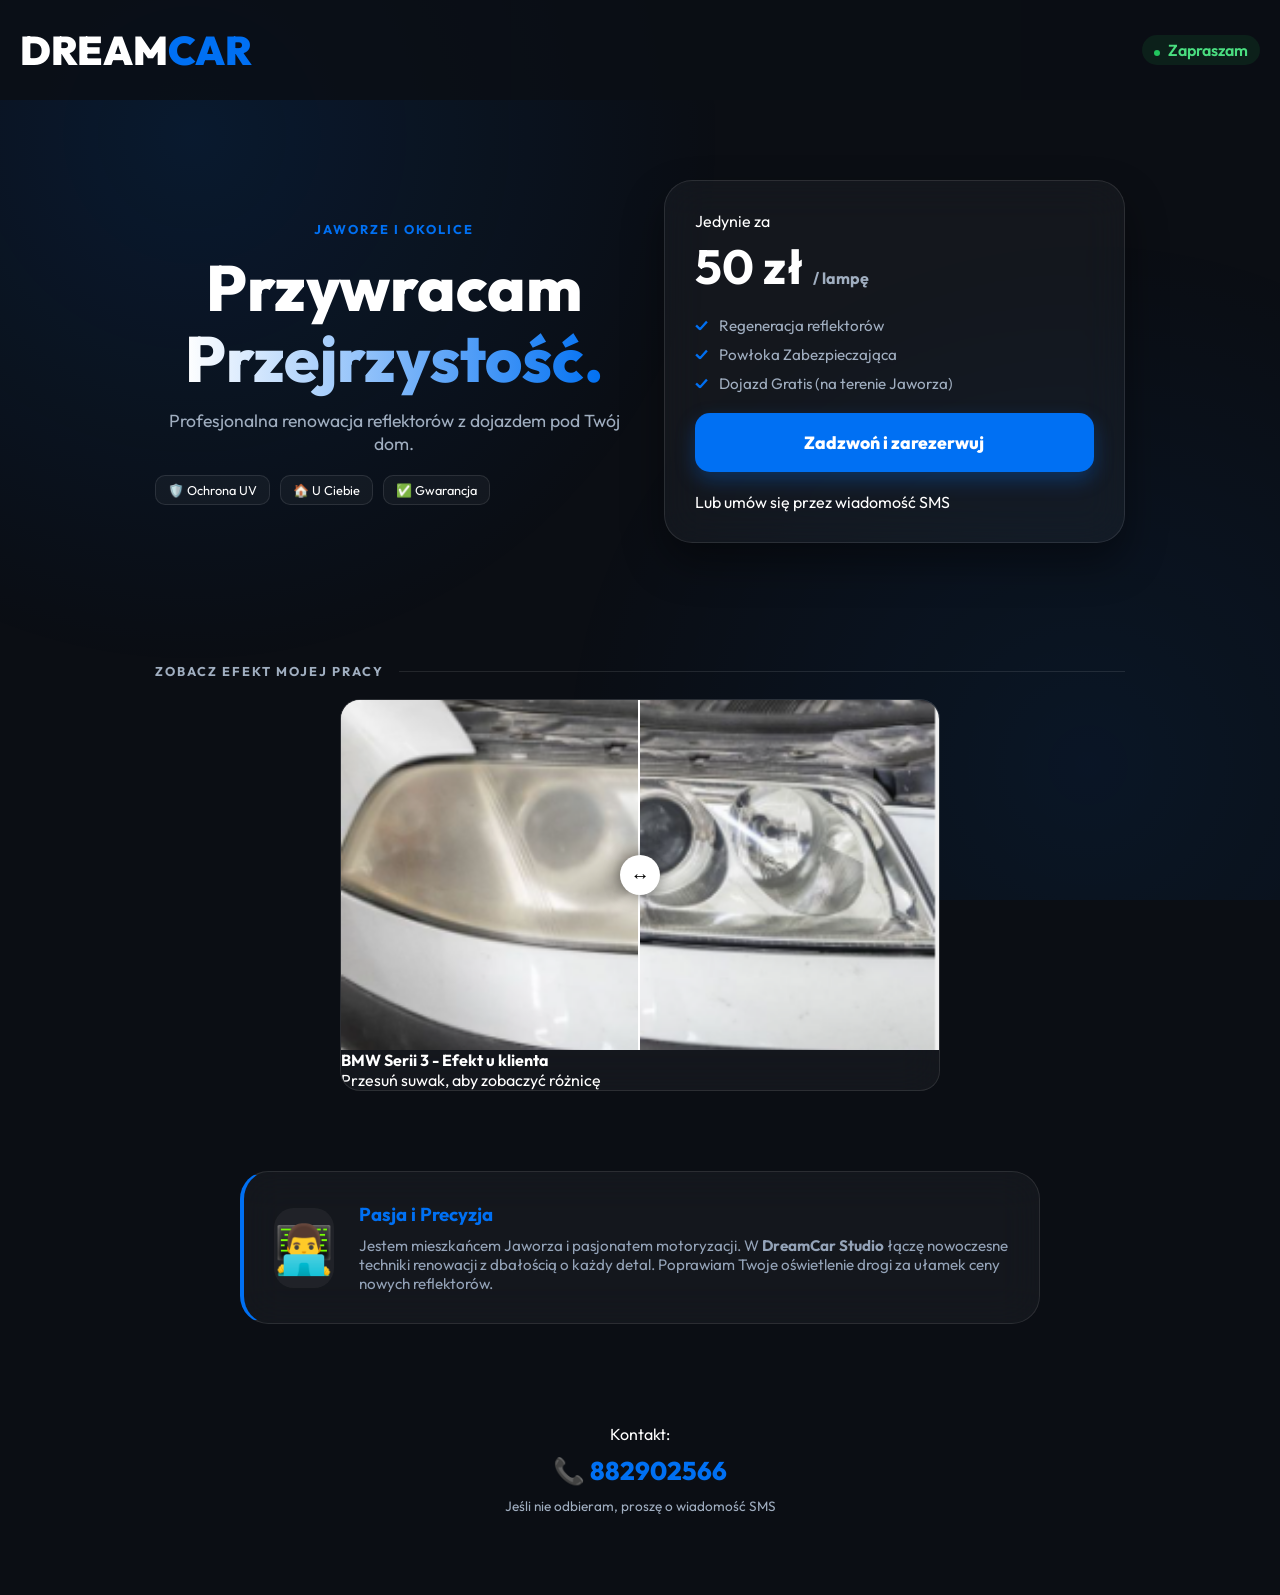
<file: index.html>
<!DOCTYPE html>
<html lang="pl">
<head>
    <meta charset="UTF-8">
    <meta name="viewport" content="width=device-width, initial-scale=1.0">
    <meta property="og:title" content="DreamCar Studio | Renowacja Lamp Jaworze">
    <meta property="og:description" content="Profesjonalna renowacja reflektorów z dojazdem do klienta. Tylko 50 zł za lampę!">
    
    <title>DreamCar Studio | Renowacja Lamp Jaworze</title>
    <link rel="stylesheet" href="style.css">
    <link href="https://fonts.googleapis.com/css2?family=Outfit:wght@300;400;600;800&display=swap" rel="stylesheet">
</head>
<body>
    <div class="animated-bg"></div>
    
    <nav class="glass-nav">
        <div class="logo">DREAM<span>CAR</span></div>
        <div class="status-badge"><span class="pulse"></span> Zapraszam</div>
    </nav>

    <main class="container">
        <section class="hero-split">
            <div class="hero-text">
                <span class="location-tag">Jaworze i okolice</span>
                <h1>Przywracam <br><span class="gradient-text">Przejrzystość.</span></h1>
                <p>Profesjonalna renowacja reflektorów z dojazdem pod Twój dom.</p>
                
                <div class="features-mini">
                    <div class="f-item">🛡️ Ochrona UV</div>
                    <div class="f-item">🏠 U Ciebie</div>
                    <div class="f-item">✅ Gwarancja</div>
                </div>
            </div>

            <div class="offer-card glass">
                <div class="price-header">
                    <p>Jedynie za</p>
                    <h2>50 zł <span>/ lampę</span></h2>
                </div>
                <ul class="specs">
                    <li><span class="check">✓</span> Regeneracja reflektorów</li>
                    <li><span class="check">✓</span> Powłoka Zabezpieczająca</li>
                    <li><span class="check">✓</span> Dojazd Gratis (na terenie Jaworza)</li>
                </ul>
                <a href="tel:882902566" class="cta-primary">Zadzwoń i zarezerwuj</a> <br>
                <p>Lub umów się przez wiadomość SMS</p>
            </div>
        </section>

        <section class="gallery">
            <div class="section-header">
                <h3>Zobacz efekt mojej pracy</h3>
                <div class="line"></div>
            </div>
            
            <div class="comparison-slider glass">
                <div class="image-container">
                    <img class="img-after" src="po.png" alt="Po">
                    <div class="img-before-wrapper">
                        <img class="img-before" src="przed.png" alt="Przed">
                    </div>
                    <input type="range" min="0" max="100" value="50" class="slider-input">
                    <div class="slider-line"></div>
                    <div class="slider-button"></div>
                </div>
                <div class="card-footer">
                    <h4>BMW Serii 3 - Efekt u klienta</h4>
                    <p>Przesuń suwak, aby zobaczyć różnicę</p>
                </div>
            </div>
        </section>
    </main>

    <section class="about-section">
        <div class="about-card glass">
            <div class="about-content">
                <div class="avatar">👨‍💻</div>
                <div class="text">
                    <h3>Pasja i Precyzja</h3>
                    <p>Jestem mieszkańcem Jaworza i pasjonatem motoryzacji. W <b>DreamCar Studio</b> łączę nowoczesne techniki renowacji z dbałością o każdy detal. Poprawiam Twoje oświetlenie drogi za ułamek ceny nowych reflektorów.</p>
                </div>
            </div>
        </div>
    </section>

    <footer class="glass-footer">
        <p>Kontakt:</p>
        <a href="tel:882902566" class="phone-big">📞 882902566</a>
        <p class="working-hours">Jeśli nie odbieram, proszę o wiadomość SMS</p>
    </footer>

    <script>
        const slider = document.querySelector('.slider-input');
        const imgBefore = document.querySelector('.img-before-wrapper');
        const sliderLine = document.querySelector('.slider-line');
        const sliderButton = document.querySelector('.slider-button');

        slider.addEventListener('input', (e) => {
            const val = e.target.value;
            imgBefore.style.width = val + '%';
            sliderLine.style.left = val + '%';
            sliderButton.style.left = val + '%';
        });
    </script>
</body>
</html>
</file>
<file: style.css>
/* --- ZMIENNE I PODSTAWA --- */
:root {
    --bg: #0b0e14;
    --accent: #0070f3;
    --text: #ffffff;
    --text-dim: #a0aec0;
    --glass: rgba(255, 255, 255, 0.04);
    --glass-border: rgba(255, 255, 255, 0.1);
}

* { 
    margin: 0; 
    padding: 0; 
    box-sizing: border-box; 
    -webkit-tap-highlight-color: transparent; 
}

body {
    background-color: var(--bg);
    color: var(--text);
    font-family: 'Outfit', sans-serif;
    overflow-x: hidden;
}

.animated-bg {
    position: fixed; top: 0; left: 0; width: 100%; height: 100%;
    background: radial-gradient(circle at 15% 15%, rgba(0, 112, 243, 0.12) 0%, transparent 40%),
                radial-gradient(circle at 85% 85%, rgba(0, 118, 255, 0.08) 0%, transparent 40%);
    z-index: -1;
}

.container { max-width: 1000px; margin: 0 auto; padding: 0 15px; }

/* --- NAWIGACJA --- */
.glass-nav {
    display: flex; justify-content: space-between; align-items: center;
    padding: 15px 20px; background: rgba(11, 14, 20, 0.8);
    position: sticky; top: 0; z-index: 100;
    height: 100px;
}
.logo { font-weight: 1000; font-size: 250%; }
.logo span { color: var(--accent); }
.status-badge { background: rgba(34, 197, 94, 0.1); color: #4ade80; padding: 5px 12px; border-radius: 50px; font-size: 1.00rem; font-weight: 600; }
.pulse { height: 6px; width: 6px; background: #22c55e; display: inline-block; border-radius: 50%; margin-right: 5px; animation: shadow-pulse 2s infinite; }

@keyframes shadow-pulse { 0% { box-shadow: 0 0 0 0px rgba(34, 197, 94, 0.4); } 100% { box-shadow: 0 0 0 8px rgba(34, 197, 94, 0); } }

/* --- HERO SECTION --- */
.hero-split {
    display: flex; flex-direction: column; gap: 30px; padding: 40px 0;
}

@media (min-width: 850px) {
    .hero-split { flex-direction: row; align-items: center; padding: 80px 0; }
    .hero-text { flex: 1.2; text-align: left; }
    .offer-card { flex: 1; }
}

.hero-text { text-align: center; }
.location-tag { color: var(--accent); font-weight: 700; text-transform: uppercase; font-size: 0.8rem; letter-spacing: 2px; }
.hero-text h1 { font-size: 2.8rem; line-height: 1.1; margin: 15px 0; font-weight: 800; }
@media (min-width: 850px) { .hero-text h1 { font-size: 4rem; } }
.gradient-text { background: linear-gradient(90deg, #fff, var(--accent)); -webkit-background-clip: text; -webkit-text-fill-color: transparent; }
.hero-text p { color: var(--text-dim); font-size: 1.1rem; }
.features-mini { display: flex; gap: 10px; margin-top: 20px; justify-content: center; }
@media (min-width: 850px) { .features-mini { justify-content: flex-start; } }
.f-item { background: var(--glass); padding: 6px 12px; border-radius: 10px; font-size: 0.8rem; border: 1px solid var(--glass-border); }

/* --- KARTA OFERTY --- */
.glass { background: var(--glass); backdrop-filter: blur(20px); border: 1px solid var(--glass-border); border-radius: 28px; }
.offer-card { padding: 30px; box-shadow: 0 20px 40px rgba(0,0,0,0.4); }
.price-header h2 { font-size: 3rem; margin: 5px 0; }
.price-header span { font-size: 1rem; color: var(--text-dim); }
.specs { list-style: none; margin: 20px 0; }
.specs li { margin: 10px 0; color: var(--text-dim); font-size: 0.95rem; }
.check { color: var(--accent); margin-right: 8px; font-weight: 800; }
.cta-primary { display: block; background: var(--accent); color: white; text-align: center; padding: 18px; border-radius: 15px; text-decoration: none; font-weight: 800; font-size: 1.1rem; box-shadow: 0 8px 20px rgba(0, 112, 243, 0.3); transition: 0.3s; }
.cta-primary:hover { transform: translateY(-3px); box-shadow: 0 12px 25px rgba(0, 112, 243, 0.4); }

/* --- SEKCJA SUWAKA (NAPRAWIONA) --- */
.gallery { padding: 40px 0; }
.section-header { display: flex; align-items: center; gap: 15px; margin-bottom: 20px; }
.section-header h3 { font-size: 0.8rem; text-transform: uppercase; color: var(--text-dim); white-space: nowrap; letter-spacing: 2px; }
.line { height: 1px; background: var(--glass-border); width: 100%; }

.comparison-slider { 
    position: relative; 
    overflow: hidden; 
    width: 100%;
    max-width: 600px; 
    margin: 0 auto; 
    border-radius: 20px;
    border: 1px solid var(--glass-border);
}

.image-container { 
    position: relative; 
    width: 100%; 
    height: 350px; 
    overflow: hidden; 
}

/* Obrazek pod spodem (PO) */
.image-container img { 
    width: 100%; 
    height: 100%; 
    object-fit: cover; 
    display: block; 
    pointer-events: none; 
}

/* Okno przesuwane (PRZED) */
.img-before-wrapper { 
    position: absolute; 
    top: 0; 
    left: 0; 
    height: 100%; 
    width: 50%; 
    overflow: hidden; 
    z-index: 2; 
    border-right: 2px solid white; 
}

/* NAPRAWA: Obrazek w środku musi mieć stałą szerokość */
.img-before-wrapper img { 
    position: absolute;
    top: 0;
    left: 0;
    height: 100%;
    width: 600px; /* Musi odpowiadać max-width kontenera */
    max-width: none;
    object-fit: cover;
}

.slider-input { 
    position: absolute; 
    top: 0; 
    left: 0; 
    width: 100%; 
    height: 100%; 
    opacity: 0; 
    cursor: col-resize; 
    z-index: 10; 
}

.slider-button { 
    position: absolute; 
    top: 50%; 
    left: 50%; 
    width: 40px; 
    height: 40px; 
    background: white; 
    border-radius: 50%; 
    transform: translate(-50%, -50%); 
    pointer-events: none; 
    box-shadow: 0 0 15px rgba(0,0,0,0.5); 
    display: flex; 
    align-items: center; 
    justify-content: center; 
    z-index: 11;
}
.slider-button::before { content: '↔'; color: black; font-weight: 800; font-size: 1.2rem; }

/* Responsywność dla suwaka (Telefony) */
@media (max-width: 600px) {
    .image-container { height: 250px; }
    .img-before-wrapper img { 
        width: calc(100vw - 30px); /* 100% szerokości ekranu minus paddingi kontenera */
    }
}

/* --- SEKCJA O MNIE --- */
.about-section { padding: 40px 0; }
.about-card { padding: 30px; margin: 0 auto; max-width: 800px; border-left: 4px solid var(--accent); }
.about-content { display: flex; align-items: center; gap: 25px; }
.avatar { font-size: 3rem; background: rgba(255,255,255,0.05); width: 80px; height: 80px; display: flex; align-items: center; justify-content: center; border-radius: 20px; }
.about-content h3 { margin-bottom: 10px; color: var(--accent); }
.about-content p { color: #94a3b8; font-size: 0.95rem; }

@media (max-width: 600px) { .about-content { flex-direction: column; text-align: center; } }

/* --- STOPKA --- */
.glass-footer { margin: 20px 0 40px; padding: 40px 20px; text-align: center; }
.phone-big { font-size: 1.6rem; color: var(--accent); text-decoration: none; font-weight: 800; display: block; margin: 10px 0; }
.working-hours { color: var(--text-dim); font-size: 0.85rem; }
</file>
